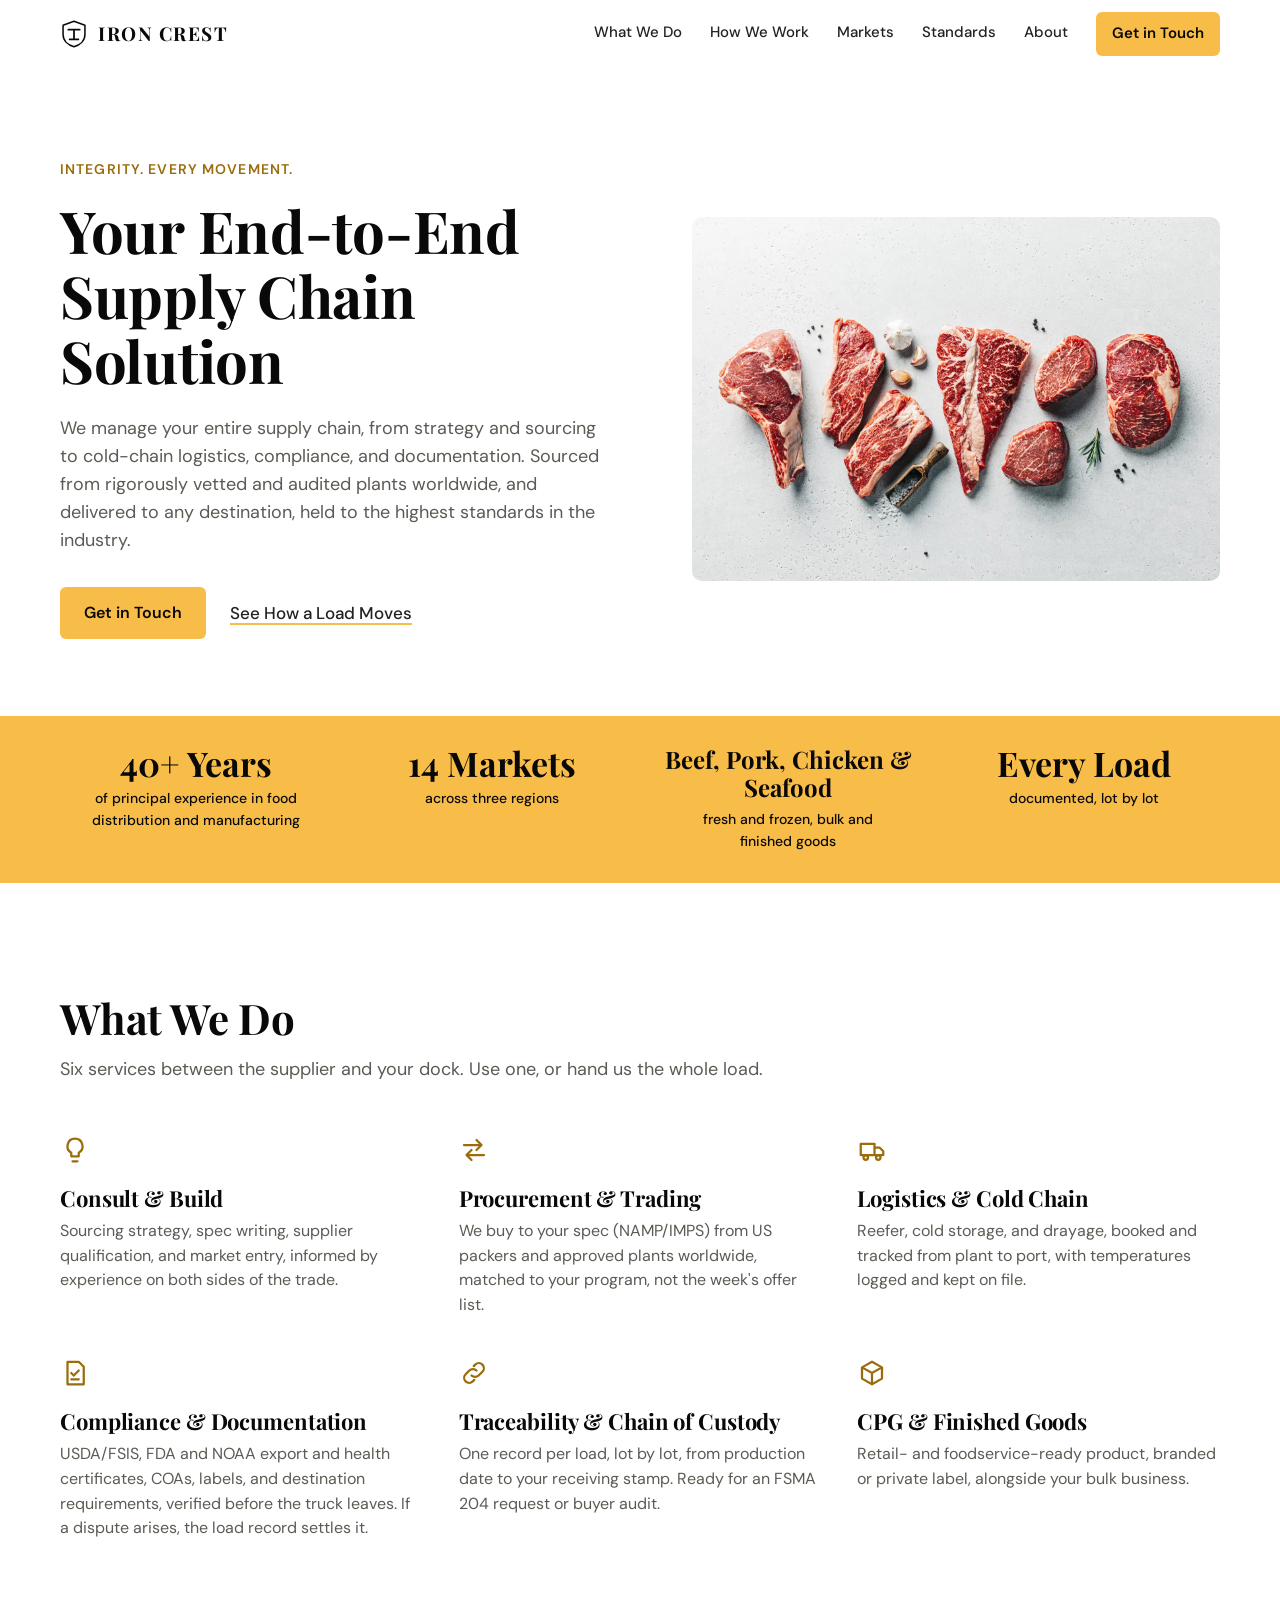
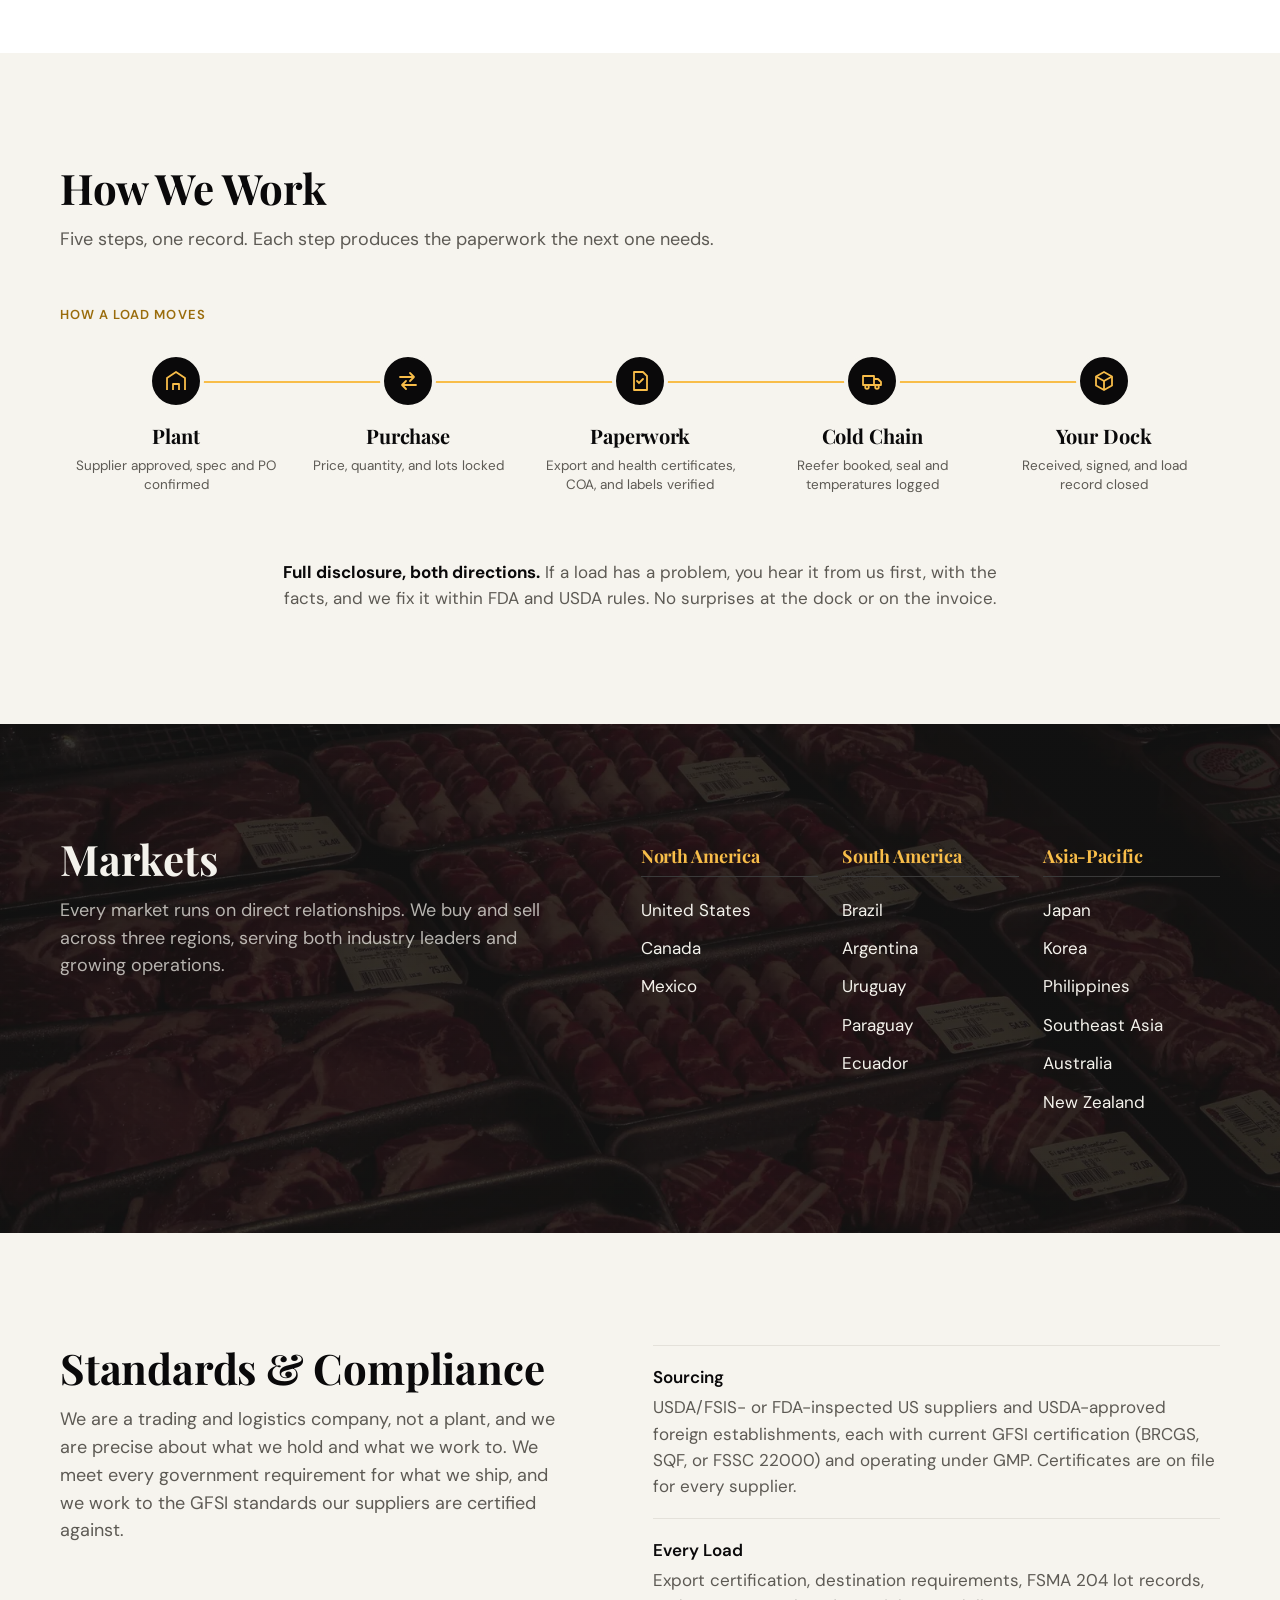
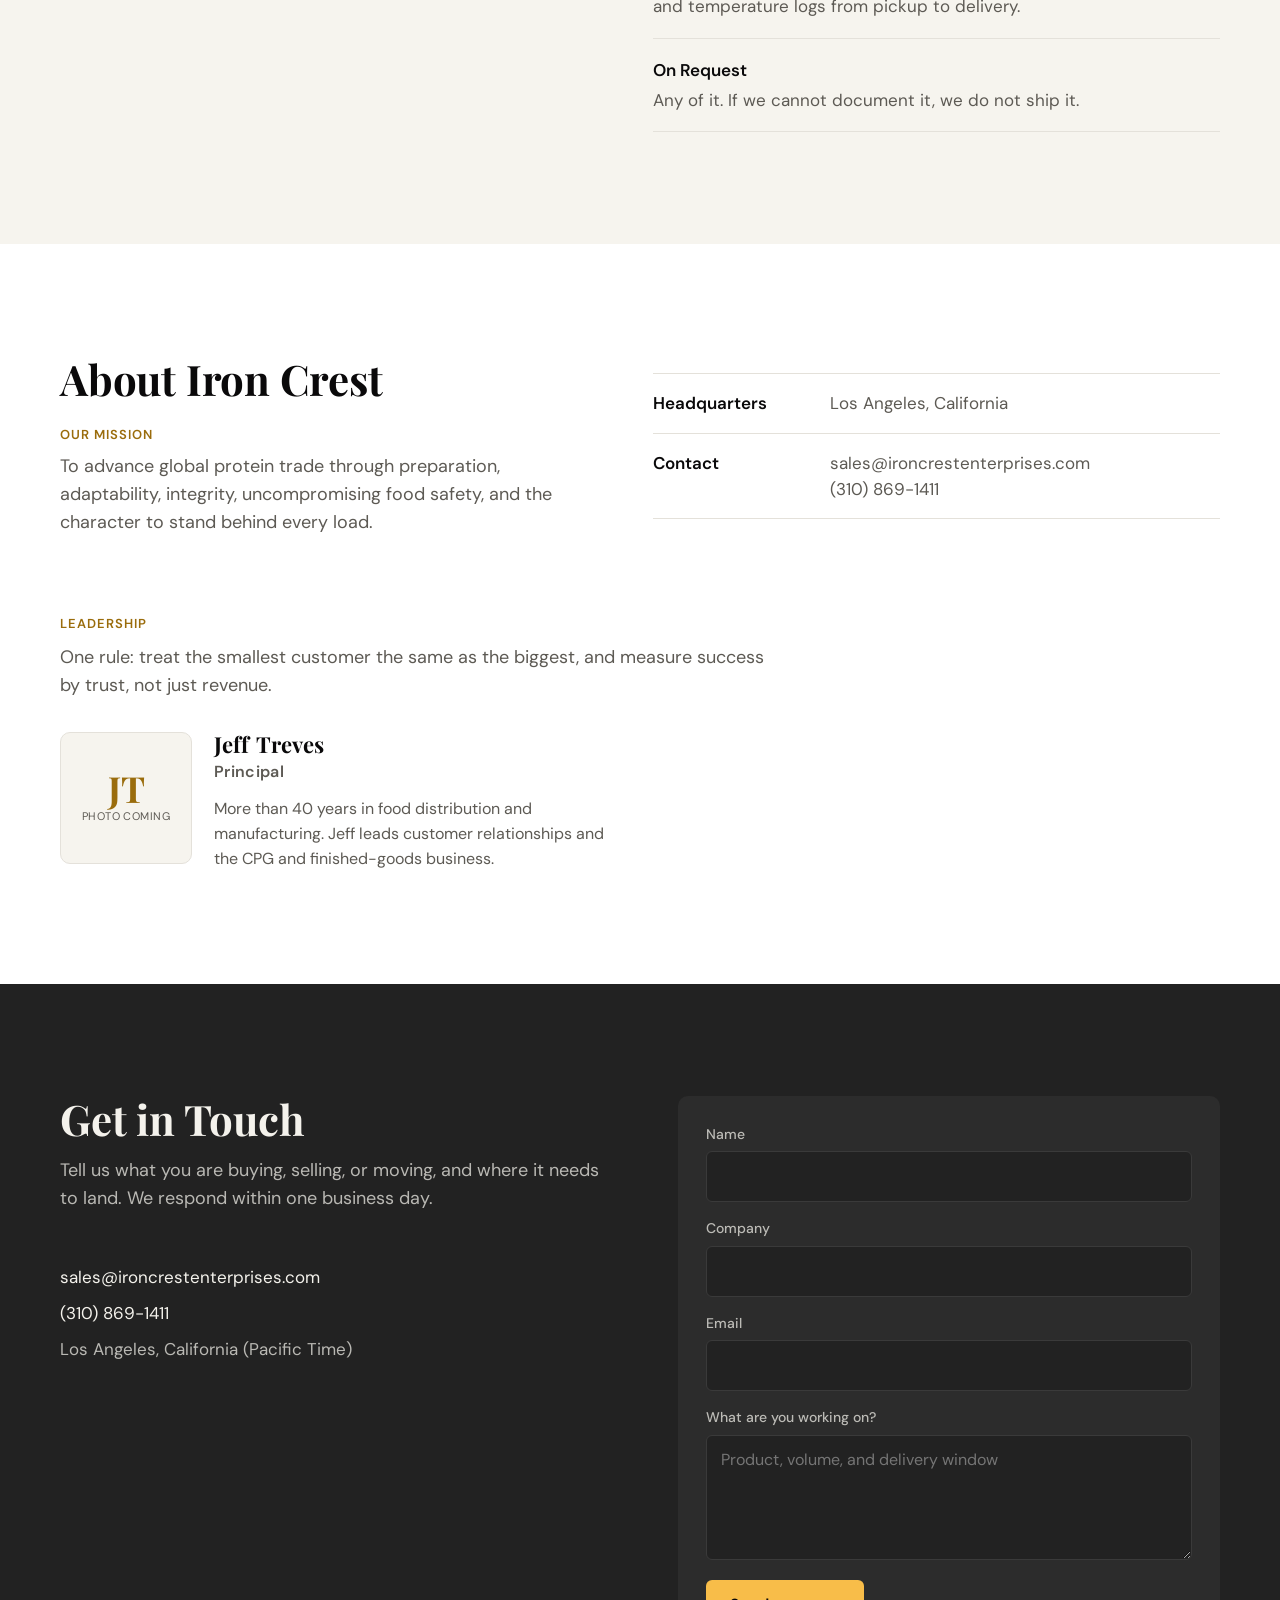
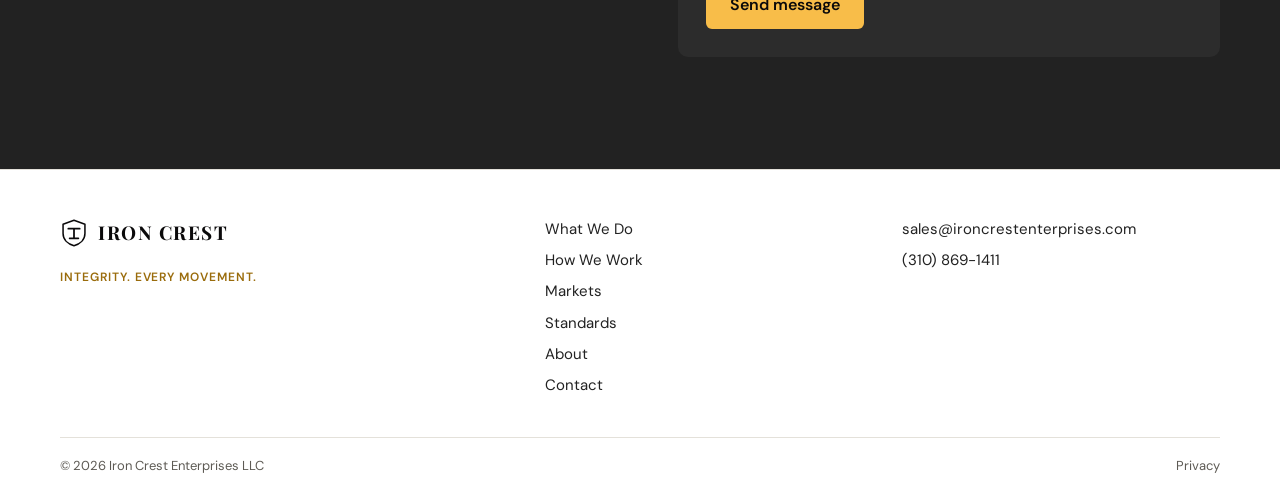
<file: index.html>
<!DOCTYPE html>
<html lang="en">
<head>
  <meta charset="utf-8">
  <meta name="viewport" content="width=device-width, initial-scale=1">
  <title>Iron Crest Enterprises | Protein Sourcing &amp; Placement</title>
  <meta name="description" content="Beef, pork, chicken, and seafood across 14 markets for manufacturers, retail, and foodservice. Tracked cold chain and FDA/USDA compliance on every load.">
  <link rel="canonical" href="https://ironcrestenterprises.com/">

  <meta property="og:type" content="website">
  <meta property="og:url" content="https://ironcrestenterprises.com/">
  <meta property="og:title" content="Iron Crest Enterprises | Protein Sourcing &amp; Placement">
  <meta property="og:description" content="Beef, pork, chicken, and seafood across 14 markets for manufacturers, retail, and foodservice. Tracked cold chain and FDA/USDA compliance on every load.">
  <meta property="og:image" content="https://ironcrestenterprises.com/img/og-cover.jpg">
  <meta name="twitter:card" content="summary_large_image">

  <link rel="icon" href="/img/favicon.svg" type="image/svg+xml">
  <link rel="icon" href="/favicon.ico" sizes="32x32">
  <link rel="apple-touch-icon" href="/img/apple-touch-icon.png">

  <link rel="preconnect" href="https://fonts.googleapis.com">
  <link rel="preconnect" href="https://fonts.gstatic.com" crossorigin>
  <link href="https://fonts.googleapis.com/css2?family=Playfair+Display:wght@700&family=DM+Sans:wght@400;500;600&display=swap" rel="stylesheet">
  <link rel="stylesheet" href="/styles.css">
  <link rel="preload" as="image" href="/img/hero.webp" type="image/webp">

  <script type="application/ld+json">
  {
    "@context": "https://schema.org",
    "@type": "Organization",
    "name": "Iron Crest Enterprises LLC",
    "description": "Beef, pork, chicken, and seafood across 14 markets for manufacturers, retail, and foodservice. Tracked cold chain and FDA/USDA compliance on every load.",
    "url": "https://ironcrestenterprises.com/",
    "logo": "https://ironcrestenterprises.com/img/icon-512.png",
    "email": "sales@ironcrestenterprises.com",
    "telephone": "+1-310-869-1411",
    "address": { "@type": "PostalAddress", "addressLocality": "Los Angeles", "addressRegion": "CA", "addressCountry": "US" }
  }
  </script>
</head>
<body>

<a class="skip" href="#main">Skip to content</a>

<header class="site-header" id="top">
  <div class="wrap header-row">
    <a class="brand" href="#top" aria-label="Iron Crest Enterprises home">
      <svg class="brand-mark" viewBox="0 0 64 64" aria-hidden="true"><path d="M7 12 L32 3 L57 12 V33 C57 47 46 57 32 61 C18 57 7 47 7 33 Z" fill="none" stroke="currentColor" stroke-width="3.5" stroke-linejoin="round"/><path d="M19 22 H45 M32 22 V44 M22 44 H42" fill="none" stroke="currentColor" stroke-width="4" stroke-linecap="round"/></svg>
      <span class="brand-word">Iron Crest</span>
    </a>
    <nav class="nav" id="nav" aria-label="Sections">
      <a href="#what-we-do">What We Do</a>
      <a href="#how-we-work">How We Work</a>
      <a href="#markets">Markets</a>
      <a href="#standards">Standards</a>
      <a href="#about">About</a>
      <a class="nav-cta" href="#contact">Get in Touch</a>
    </nav>
    <button class="menu-btn" id="menuBtn" aria-controls="nav" aria-expanded="false" aria-label="Open menu">
      <span></span><span></span><span></span>
    </button>
  </div>
</header>

<main id="main">

  <section class="hero">
    <div class="wrap hero-grid">
      <div class="hero-copy">
        <p class="tagline">Integrity. Every movement.</p>
        <h1>Your End-to-End Supply Chain Solution</h1>
        <p class="hero-sub">We manage your entire supply chain, from strategy and sourcing to cold-chain logistics, compliance, and documentation. Sourced from rigorously vetted and audited plants worldwide, and delivered to any destination, held to the highest standards in the industry.</p>
        <div class="hero-actions">
          <a class="btn btn-gold" href="#contact">Get in Touch</a>
          <a class="link-quiet" href="#how-we-work">See How a Load Moves</a>
        </div>
      </div>
      <figure class="hero-media">
        <img class="hero-img" src="/img/hero.webp" alt="Raw beef steaks, including a tomahawk, ribeye, strip and filet cuts, laid out on a light stone counter" width="1600" height="1100" fetchpriority="high">
      </figure>
    </div>
  </section>

  <section class="stats" aria-label="Key figures">
    <div class="wrap stats-row">
      <div class="stat"><span class="stat-num">40+ Years</span><span class="stat-label">of principal experience in food distribution and manufacturing</span></div>
      <div class="stat"><span class="stat-num">14 Markets</span><span class="stat-label">across three regions</span></div>
      <div class="stat"><span class="stat-num stat-num-long">Beef, Pork, Chicken &amp; Seafood</span><span class="stat-label">fresh and frozen, bulk and finished goods</span></div>
      <div class="stat"><span class="stat-num">Every Load</span><span class="stat-label">documented, lot by lot</span></div>
    </div>
  </section>

  <section class="section" id="what-we-do">
    <div class="wrap">
      <div class="section-head">
        <h2>What We Do</h2>
        <p>Six services between the supplier and your dock. Use one, or hand us the whole load.</p>
      </div>
      <div class="services">
        <article class="service">
          <svg class="ico" viewBox="0 0 24 24" aria-hidden="true"><path d="M12 3a6 6 0 0 0-3 11.2V17h6v-2.8A6 6 0 0 0 12 3zM10 21h4" fill="none" stroke="currentColor" stroke-width="1.8" stroke-linecap="round" stroke-linejoin="round"/></svg>
          <h3>Consult &amp; Build</h3>
          <p>Sourcing strategy, spec writing, supplier qualification, and market entry, informed by experience on both sides of the trade.</p>
        </article>
        <article class="service">
          <svg class="ico" viewBox="0 0 24 24" aria-hidden="true"><path d="M4 8h14m-4-4 4 4-4 4M20 16H6m4-4-4 4 4 4" fill="none" stroke="currentColor" stroke-width="1.8" stroke-linecap="round" stroke-linejoin="round"/></svg>
          <h3>Procurement &amp; Trading</h3>
          <p>We buy to your spec (NAMP/IMPS) from US packers and approved plants worldwide, matched to your program, not the week's offer list.</p>
        </article>
        <article class="service">
          <svg class="ico" viewBox="0 0 24 24" aria-hidden="true"><path d="M3 7h11v9H3zM14 10h4l3 3v3h-7z" fill="none" stroke="currentColor" stroke-width="1.8" stroke-linejoin="round"/><circle cx="7" cy="18" r="1.8" fill="none" stroke="currentColor" stroke-width="1.8"/><circle cx="17" cy="18" r="1.8" fill="none" stroke="currentColor" stroke-width="1.8"/></svg>
          <h3>Logistics &amp; Cold Chain</h3>
          <p>Reefer, cold storage, and drayage, booked and tracked from plant to port, with temperatures logged and kept on file.</p>
        </article>
        <article class="service">
          <svg class="ico" viewBox="0 0 24 24" aria-hidden="true"><path d="M6 3h9l4 4v14H6z" fill="none" stroke="currentColor" stroke-width="1.8" stroke-linejoin="round"/><path d="M9 12l2 2 4-4M9 17h6" fill="none" stroke="currentColor" stroke-width="1.8" stroke-linecap="round"/></svg>
          <h3>Compliance &amp; Documentation</h3>
          <p>USDA/FSIS, FDA and NOAA export and health certificates, COAs, labels, and destination requirements, verified before the truck leaves. If a dispute arises, the load record settles it.</p>
        </article>
        <article class="service">
          <svg class="ico" viewBox="0 0 24 24" aria-hidden="true"><path d="M10 14a4 4 0 0 0 5.7 0l3-3a4 4 0 0 0-5.7-5.7l-1.2 1.2M14 10a4 4 0 0 0-5.7 0l-3 3a4 4 0 0 0 5.7 5.7l1.2-1.2" fill="none" stroke="currentColor" stroke-width="1.8" stroke-linecap="round" stroke-linejoin="round"/></svg>
          <h3>Traceability &amp; Chain of Custody</h3>
          <p>One record per load, lot by lot, from production date to your receiving stamp. Ready for an FSMA 204 request or buyer audit.</p>
        </article>
        <article class="service">
          <svg class="ico" viewBox="0 0 24 24" aria-hidden="true"><path d="M12 3l8 4.5v9L12 21l-8-4.5v-9z" fill="none" stroke="currentColor" stroke-width="1.8" stroke-linejoin="round"/><path d="M4 7.5l8 4.5 8-4.5M12 12v9" fill="none" stroke="currentColor" stroke-width="1.8"/></svg>
          <h3>CPG &amp; Finished Goods</h3>
          <p>Retail- and foodservice-ready product, branded or private label, alongside your bulk business.</p>
        </article>
      </div>
    </div>
  </section>

  <section class="section section-alt" id="how-we-work">
    <div class="wrap">
      <div class="section-head">
        <h2>How We Work</h2>
        <p>Five steps, one record. Each step produces the paperwork the next one needs.</p>
      </div>

      <p class="kicker" id="flow-label">How a Load Moves</p>
      <ol class="flow" aria-labelledby="flow-label">
        <li class="flow-step">
          <div class="flow-node"><svg viewBox="0 0 24 24" aria-hidden="true"><path d="M3 21V9l9-6 9 6v12M9 21v-6h6v6" fill="none" stroke="currentColor" stroke-width="1.8" stroke-linejoin="round"/></svg></div>
          <h3>Plant</h3>
          <p class="flow-doc">Supplier approved, spec and PO confirmed</p>
        </li>
        <li class="flow-step">
          <div class="flow-node"><svg viewBox="0 0 24 24" aria-hidden="true"><path d="M4 8h14m-4-4 4 4-4 4M20 16H6m4-4-4 4 4 4" fill="none" stroke="currentColor" stroke-width="1.8" stroke-linecap="round" stroke-linejoin="round"/></svg></div>
          <h3>Purchase</h3>
          <p class="flow-doc">Price, quantity, and lots locked</p>
        </li>
        <li class="flow-step">
          <div class="flow-node"><svg viewBox="0 0 24 24" aria-hidden="true"><path d="M6 3h9l4 4v14H6z" fill="none" stroke="currentColor" stroke-width="1.8" stroke-linejoin="round"/><path d="M9 12l2 2 4-4" fill="none" stroke="currentColor" stroke-width="1.8" stroke-linecap="round"/></svg></div>
          <h3>Paperwork</h3>
          <p class="flow-doc">Export and health certificates, COA, and labels verified</p>
        </li>
        <li class="flow-step">
          <div class="flow-node"><svg viewBox="0 0 24 24" aria-hidden="true"><path d="M3 7h11v9H3zM14 10h4l3 3v3h-7z" fill="none" stroke="currentColor" stroke-width="1.8" stroke-linejoin="round"/><circle cx="7" cy="18" r="1.8" fill="none" stroke="currentColor" stroke-width="1.8"/><circle cx="17" cy="18" r="1.8" fill="none" stroke="currentColor" stroke-width="1.8"/></svg></div>
          <h3>Cold Chain</h3>
          <p class="flow-doc">Reefer booked, seal and temperatures logged</p>
        </li>
        <li class="flow-step">
          <div class="flow-node"><svg viewBox="0 0 24 24" aria-hidden="true"><path d="M12 3l8 4.5v9L12 21l-8-4.5v-9z" fill="none" stroke="currentColor" stroke-width="1.8" stroke-linejoin="round"/><path d="M4 7.5l8 4.5 8-4.5M12 12v9" fill="none" stroke="currentColor" stroke-width="1.8"/></svg></div>
          <h3>Your Dock</h3>
          <p class="flow-doc">Received, signed, and load record closed</p>
        </li>
      </ol>

      <p class="commitment-line"><strong>Full disclosure, both directions.</strong> If a load has a problem, you hear it from us first, with the facts, and we fix it within FDA and USDA rules. No surprises at the dock or on the invoice.</p>
    </div>
  </section>

  <section class="section section-dark" id="markets">
    <div class="wrap markets-grid">
      <div class="section-head">
        <h2>Markets</h2>
        <p>Every market runs on direct relationships. We buy and sell across three regions, serving both industry leaders and growing operations.</p>
      </div>
      <div class="market-lists">
        <div class="market-group">
          <h3>North America</h3>
          <ul>
            <li>United States</li>
            <li>Canada</li>
            <li>Mexico</li>
          </ul>
        </div>
        <div class="market-group">
          <h3>South America</h3>
          <ul>
            <li>Brazil</li>
            <li>Argentina</li>
            <li>Uruguay</li>
            <li>Paraguay</li>
            <li>Ecuador</li>
          </ul>
        </div>
        <div class="market-group">
          <h3>Asia-Pacific</h3>
          <ul>
            <li>Japan</li>
            <li>Korea</li>
            <li>Philippines</li>
            <li>Southeast Asia</li>
            <li>Australia</li>
            <li>New Zealand</li>
          </ul>
        </div>
      </div>
    </div>
  </section>

  <section class="section section-alt" id="standards">
    <div class="wrap standards-grid">
      <div class="section-head">
        <h2>Standards &amp; Compliance</h2>
        <p>We are a trading and logistics company, not a plant, and we are precise about what we hold and what we work to. We meet every government requirement for what we ship, and we work to the GFSI standards our suppliers are certified against.</p>
      </div>
      <ul class="standards-list">
        <li><strong>Sourcing</strong><span>USDA/FSIS- or FDA-inspected US suppliers and USDA-approved foreign establishments, each with current GFSI certification (BRCGS, SQF, or FSSC 22000) and operating under GMP. Certificates are on file for every supplier.</span></li>
        <li><strong>Every Load</strong><span>Export certification, destination requirements, FSMA 204 lot records, and temperature logs from pickup to delivery.</span></li>
        <li><strong>On Request</strong><span>Any of it. If we cannot document it, we do not ship it.</span></li>
      </ul>
    </div>
  </section>

  <section class="section" id="about">
    <div class="wrap standards-grid">
      <div class="section-head">
        <h2>About Iron Crest</h2>
        <p class="about-label">Our Mission</p>
        <p class="about-mission">To advance global protein trade through preparation, adaptability, integrity, uncompromising food safety, and the character to stand behind every load.</p>
      </div>
      <dl class="standards-list facts">
        <div><dt>Headquarters</dt><dd>Los Angeles, California</dd></div>
        <div><dt>Contact</dt><dd>sales@ironcrestenterprises.com<br><span class="nowrap">(310) 869-1411</span></dd></div>
      </dl>
    </div>

    <!-- Leadership. Joseph Nacion is added after his 90-day transition; copy in COPY.md. LinkedIn icon omitted: Jeff has no profile. -->
    <div class="wrap principals">
      <p class="kicker">Leadership</p>
      <p class="principals-intro">One rule: treat the smallest customer the same as the biggest, and measure success by trust, not just revenue.</p>
      <div class="people">
        <article class="person">
          <div class="portrait" role="img" aria-label="Photo of Jeff Treves, coming soon"><span aria-hidden="true">JT</span><small>Photo coming</small></div>
          <div class="person-text">
            <h3>Jeff Treves</h3>
            <p class="person-title">Principal</p>
            <p>More than 40 years in food distribution and manufacturing. Jeff leads customer relationships and the CPG and finished-goods business.</p>
          </div>
        </article>
      </div>
    </div>
  </section>

  <section class="section section-dark" id="contact">
    <div class="wrap contact-grid">
      <div>
        <div class="section-head">
          <h2>Get in Touch</h2>
          <p>Tell us what you are buying, selling, or moving, and where it needs to land. We respond within one business day.</p>
        </div>
        <address class="contact-details">
          <a href="mailto:sales@ironcrestenterprises.com">sales@ironcrestenterprises.com</a>
          <a href="tel:+13108691411">(310) 869-1411</a>
          <span>Los Angeles, California (Pacific Time)</span>
        </address>
      </div>

      <!-- Netlify Forms: submissions arrive by email once the site is deployed on Netlify. Set the notification address under Site configuration → Forms. -->
      <form class="contact-form" name="contact" method="POST" data-netlify="true" netlify-honeypot="company-website" action="/thanks.html">
        <input type="hidden" name="form-name" value="contact">
        <p class="hp"><label>Leave this field empty <input name="company-website"></label></p>
        <div class="field"><label for="f-name">Name</label><input id="f-name" name="name" type="text" autocomplete="name" required></div>
        <div class="field"><label for="f-company">Company</label><input id="f-company" name="company" type="text" autocomplete="organization" required></div>
        <div class="field"><label for="f-email">Email</label><input id="f-email" name="email" type="email" autocomplete="email" required></div>
        <div class="field"><label for="f-msg">What are you working on?</label><textarea id="f-msg" name="message" rows="4" placeholder="Product, volume, and delivery window" required></textarea></div>
        <button class="btn btn-gold" type="submit">Send message</button>
      </form>
    </div>
  </section>

</main>

<footer class="site-footer">
  <div class="wrap footer-grid">
    <div>
      <a class="brand brand-footer" href="#top" aria-label="Iron Crest Enterprises home">
        <svg class="brand-mark" viewBox="0 0 64 64" aria-hidden="true"><path d="M7 12 L32 3 L57 12 V33 C57 47 46 57 32 61 C18 57 7 47 7 33 Z" fill="none" stroke="currentColor" stroke-width="3.5" stroke-linejoin="round"/><path d="M19 22 H45 M32 22 V44 M22 44 H42" fill="none" stroke="currentColor" stroke-width="4" stroke-linecap="round"/></svg>
        <span class="brand-word">Iron Crest</span>
      </a>
      <p class="tagline tagline-footer">Integrity. Every movement.</p>
    </div>
    <nav class="footer-nav" aria-label="Footer">
      <a href="#what-we-do">What We Do</a>
      <a href="#how-we-work">How We Work</a>
      <a href="#markets">Markets</a>
      <a href="#standards">Standards</a>
      <a href="#about">About</a>
      <a href="#contact">Contact</a>
    </nav>
    <div class="footer-contact">
      <a href="mailto:sales@ironcrestenterprises.com">sales@ironcrestenterprises.com</a>
      <a href="tel:+13108691411">(310) 869-1411</a>
    </div>
  </div>
  <div class="wrap footer-base">
    <span>© 2026 Iron Crest Enterprises LLC</span>
    <a href="/privacy.html">Privacy</a>
  </div>
</footer>

<script src="/script.js" defer></script>
</body>
</html>
</file>
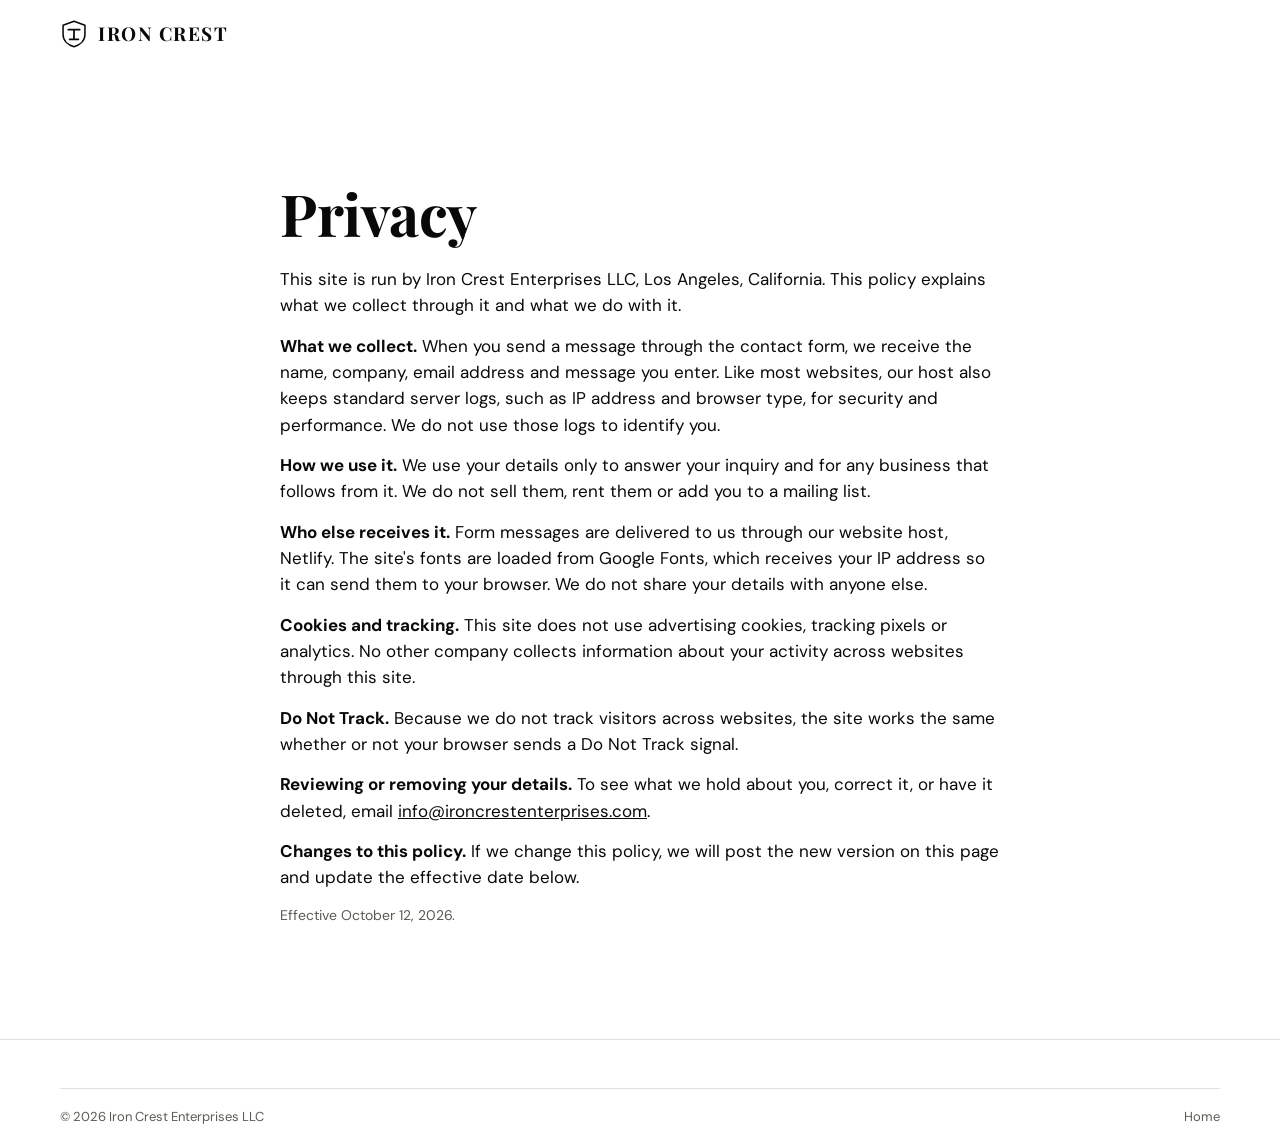
<file: privacy.html>
<!DOCTYPE html>
<html lang="en">
<head>
  <meta charset="utf-8">
  <meta name="viewport" content="width=device-width, initial-scale=1">
  <title>Privacy — Iron Crest Enterprises</title>
  <link rel="icon" href="/img/favicon.svg" type="image/svg+xml">
  <link href="https://fonts.googleapis.com/css2?family=Playfair+Display:wght@700&family=DM+Sans:wght@400;500;600&display=swap" rel="stylesheet">
  <link rel="stylesheet" href="/styles.css">
</head>
<body>
<header class="site-header">
  <div class="wrap header-row">
    <a class="brand" href="/" aria-label="Iron Crest Enterprises home">
      <svg class="brand-mark" viewBox="0 0 64 64" aria-hidden="true"><path d="M32 3 L57 12 V33 C57 47 46 57 32 61 C18 57 7 47 7 33 V12 Z" fill="none" stroke="currentColor" stroke-width="3.5" stroke-linejoin="round"/><path d="M19 22 H45 M32 22 V44 M22 44 H42" fill="none" stroke="currentColor" stroke-width="4" stroke-linecap="round"/></svg>
      <span class="brand-word">Iron Crest</span>
    </a>
  </div>
</header>
<main class="section">
  <div class="wrap" style="max-width:720px">
    <h1>Privacy</h1>
    <p style="margin-top:20px">This site is run by Iron Crest Enterprises LLC, Los Angeles, California. This policy explains what we collect through it and what we do with it.</p>
    <p style="margin-top:14px"><strong>What we collect.</strong> When you send a message through the contact form, we receive the name, company, email address and message you enter. Like most websites, our host also keeps standard server logs, such as IP address and browser type, for security and performance. We do not use those logs to identify you.</p>
    <p style="margin-top:14px"><strong>How we use it.</strong> We use your details only to answer your inquiry and for any business that follows from it. We do not sell them, rent them or add you to a mailing list.</p>
    <p style="margin-top:14px"><strong>Who else receives it.</strong> Form messages are delivered to us through our website host, Netlify. The site's fonts are loaded from Google Fonts, which receives your IP address so it can send them to your browser. We do not share your details with anyone else.</p>
    <p style="margin-top:14px"><strong>Cookies and tracking.</strong> This site does not use advertising cookies, tracking pixels or analytics. No other company collects information about your activity across websites through this site.</p>
    <p style="margin-top:14px"><strong>Do Not Track.</strong> Because we do not track visitors across websites, the site works the same whether or not your browser sends a Do Not Track signal.</p>
    <p style="margin-top:14px"><strong>Reviewing or removing your details.</strong> To see what we hold about you, correct it, or have it deleted, email <a href="mailto:info@ironcrestenterprises.com">info@ironcrestenterprises.com</a>.</p>
    <p style="margin-top:14px"><strong>Changes to this policy.</strong> If we change this policy, we will post the new version on this page and update the effective date below.</p>
    <p style="margin-top:14px;color:var(--muted);font-size:14px">Effective October 12, 2026.</p>
  </div>
</main>
<footer class="site-footer"><div class="wrap footer-base"><span>© 2026 Iron Crest Enterprises LLC</span><a href="/">Home</a></div></footer>
</body>
</html>
</file>
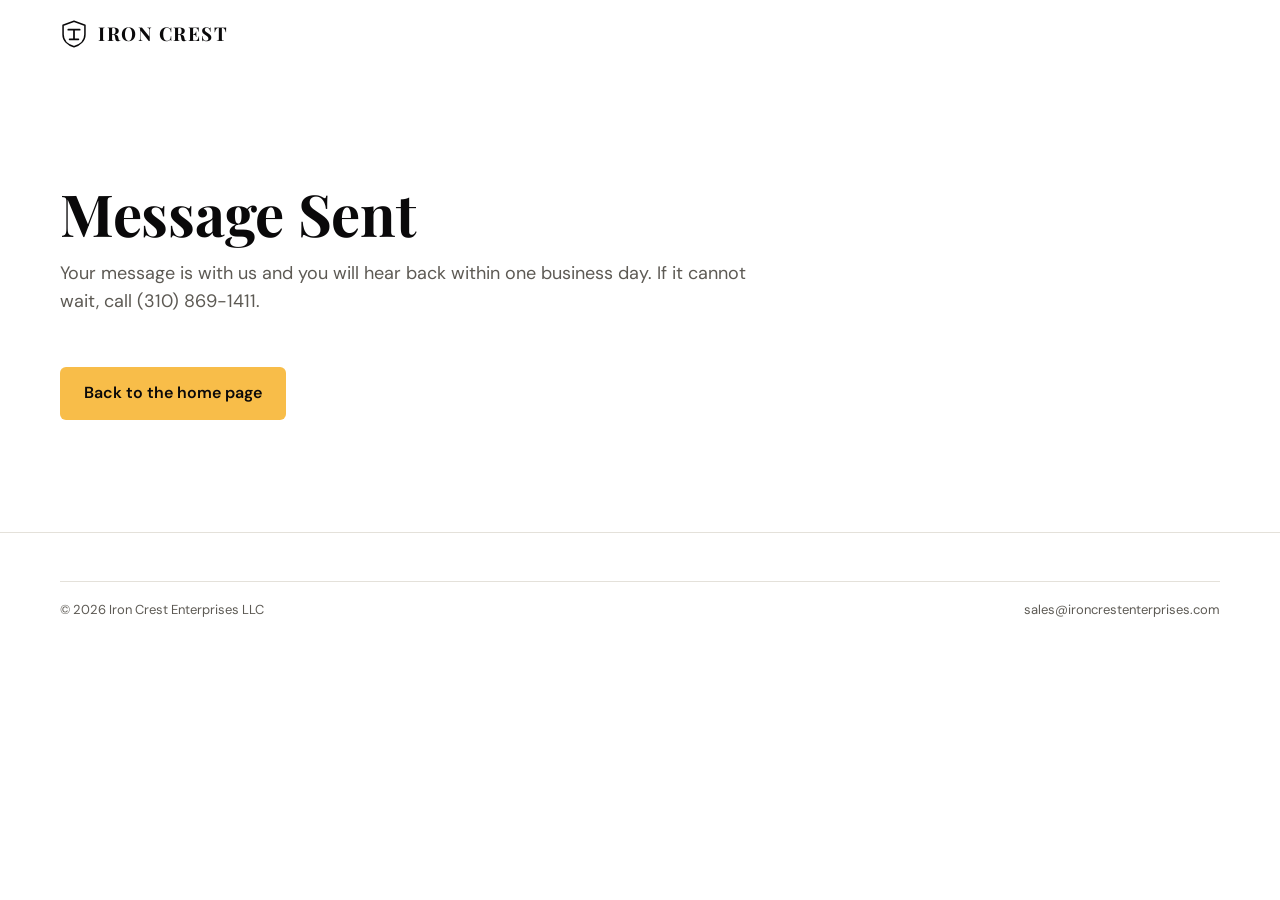
<file: thanks.html>
<!DOCTYPE html>
<html lang="en">
<head>
  <meta charset="utf-8">
  <meta name="viewport" content="width=device-width, initial-scale=1">
  <title>Message Sent — Iron Crest Enterprises</title>
  <meta name="robots" content="noindex">
  <link rel="icon" href="/img/favicon.svg" type="image/svg+xml">
  <link href="https://fonts.googleapis.com/css2?family=Playfair+Display:wght@700&family=DM+Sans:wght@400;500;600&display=swap" rel="stylesheet">
  <link rel="stylesheet" href="/styles.css">
</head>
<body>
<header class="site-header">
  <div class="wrap header-row">
    <a class="brand" href="/" aria-label="Iron Crest Enterprises home">
      <svg class="brand-mark" viewBox="0 0 64 64" aria-hidden="true"><path d="M32 3 L57 12 V33 C57 47 46 57 32 61 C18 57 7 47 7 33 V12 Z" fill="none" stroke="currentColor" stroke-width="3.5" stroke-linejoin="round"/><path d="M19 22 H45 M32 22 V44 M22 44 H42" fill="none" stroke="currentColor" stroke-width="4" stroke-linecap="round"/></svg>
      <span class="brand-word">Iron Crest</span>
    </a>
  </div>
</header>
<main class="section">
  <div class="wrap">
    <div class="section-head">
      <h1>Message Sent</h1>
      <p>Your message is with us and you will hear back within one business day. If it cannot wait, call (310) 869-1411.</p>
    </div>
    <a class="btn btn-gold" href="/">Back to the home page</a>
  </div>
</main>
<footer class="site-footer"><div class="wrap footer-base"><span>© 2026 Iron Crest Enterprises LLC</span><a href="mailto:sales@ironcrestenterprises.com">sales@ironcrestenterprises.com</a></div></footer>
</body>
</html>
</file>
<file: styles.css>
/* Iron Crest Enterprises — site styles
   Palette and type carried over from the existing design; layout and components finished. */

:root {
  --paper: #ffffff;
  --bone: #f6f4ee;
  --ink: #0a090a;
  --charcoal: #222222;
  --charcoal-2: #2c2c2c;
  --gold: #f8bd49;
  --gold-text: #9a6c0c;      /* gold as a text colour on light backgrounds (AA contrast) */
  --muted: #5d5a54;
  --muted-on-dark: rgba(244, 242, 236, 0.72);
  --line: #e4e1da;
  --line-on-dark: #3a3a3a;
  --on-dark: #f4f2ec;           /* text on dark panels */
  --gold-hover: #f0b23a;
  --header-bg: rgba(255, 255, 255, 0.96);
  --photo-overlay: rgba(20, 20, 20, 0.84);

  --serif: "Playfair Display", Georgia, "Times New Roman", serif;
  --sans: "DM Sans", "Helvetica Neue", Arial, sans-serif;

  --wrap: 1160px;
  --gutter: clamp(20px, 4vw, 48px);
  --section-y: clamp(64px, 9vw, 112px);
  --header-h: 68px;
}

* { box-sizing: border-box; }
html { scroll-behavior: smooth; scroll-padding-top: calc(var(--header-h) + 8px); }
@media (prefers-reduced-motion: reduce) { html { scroll-behavior: auto; } }

body {
  margin: 0;
  font-family: var(--sans);
  font-size: 17px;
  line-height: 1.55;
  color: var(--ink);
  background: var(--paper);
  -webkit-font-smoothing: antialiased;
}

h1, h2, h3 { font-family: var(--serif); font-weight: 700; margin: 0; line-height: 1.12; letter-spacing: -0.005em; }
h1 { font-size: clamp(38px, 4.6vw, 58px); }
h2 { font-size: clamp(30px, 3.4vw, 42px); }
h3 { font-size: 22px; }
p  { margin: 0; }
a  { color: inherit; }
ul, ol { margin: 0; padding: 0; list-style: none; }

:focus-visible { outline: 3px solid var(--gold); outline-offset: 3px; }

.wrap { width: min(var(--wrap), 100% - 2 * var(--gutter)); margin-inline: auto; }

.skip { position: absolute; left: 12px; top: -60px; padding: 8px 12px; background: var(--ink); color: var(--paper); border-radius: 4px; z-index: 100; }
.skip:focus { top: 12px; }

/* ---------- Header ---------- */
.site-header {
  position: sticky; top: 0; z-index: 50;
  background: var(--header-bg);
  border-bottom: 1px solid transparent;
  transition: border-color .2s;
}
.site-header.scrolled { border-bottom-color: var(--line); }
.header-row { display: flex; align-items: center; justify-content: space-between; height: var(--header-h); gap: 24px; }

.brand { display: inline-flex; align-items: center; gap: 10px; text-decoration: none; color: var(--ink); }
.brand-mark { width: 28px; height: 28px; color: currentColor; }
.brand-word { font-family: var(--serif); font-weight: 700; font-size: 19px; letter-spacing: 0.08em; text-transform: uppercase; }

.nav { display: flex; align-items: center; gap: 28px; font-size: 15px; font-weight: 500; }
.nav a { text-decoration: none; color: var(--charcoal); padding: 6px 0; border-bottom: 2px solid transparent; }
.nav a:hover { border-bottom-color: var(--gold); }
.nav .nav-cta { background: var(--gold); color: var(--ink); padding: 10px 16px; border-radius: 6px; border: 0; font-weight: 600; }
.nav .nav-cta:hover { background: var(--gold-hover); }

.menu-btn { display: none; width: 44px; height: 44px; border: 0; background: none; padding: 10px; cursor: pointer; flex-direction: column; justify-content: center; gap: 5px; }
.menu-btn span { display: block; height: 2px; background: var(--ink); border-radius: 2px; transition: transform .2s, opacity .2s; }
.menu-btn[aria-expanded="true"] span:nth-child(1) { transform: translateY(7px) rotate(45deg); }
.menu-btn[aria-expanded="true"] span:nth-child(2) { opacity: 0; }
.menu-btn[aria-expanded="true"] span:nth-child(3) { transform: translateY(-7px) rotate(-45deg); }

/* ---------- Buttons ---------- */
.btn { display: inline-flex; align-items: center; justify-content: center; padding: 14px 24px; border-radius: 6px; font-weight: 600; font-size: 16px; text-decoration: none; border: 0; cursor: pointer; font-family: var(--sans); }
.btn-gold { background: var(--gold); color: var(--ink); }
.btn-gold:hover { background: var(--gold-hover); }
.link-quiet { color: var(--charcoal); font-weight: 500; text-decoration: underline; text-underline-offset: 4px; text-decoration-color: var(--gold); text-decoration-thickness: 2px; }
.link-quiet:hover { color: var(--ink); }

/* ---------- Hero ---------- */
.hero { padding: clamp(48px, 7vw, 96px) 0 clamp(48px, 6vw, 80px); }
.hero-grid { display: grid; grid-template-columns: minmax(0, 1.05fr) minmax(0, 1fr); gap: clamp(32px, 6vw, 80px); align-items: center; }
.hero-copy h1 { max-width: 14ch; }
.hero-sub { margin-top: 22px; max-width: 52ch; color: var(--muted); font-size: 18px; }
.hero-actions { margin-top: 32px; display: flex; align-items: center; gap: 24px; flex-wrap: wrap; }
.hero-media { margin: 0; }

.img-placeholder {
  display: grid; place-items: center; text-align: center;
  aspect-ratio: 16 / 11; border-radius: 10px;
  background: repeating-linear-gradient(135deg, #2a2a2a 0 14px, #262626 14px 28px);
  color: var(--muted-on-dark); font-size: 15px; line-height: 1.4; padding: 24px;
}
.img-placeholder small { display: block; margin-top: 6px; font-size: 12px; opacity: .75; }
.img-placeholder.portrait { aspect-ratio: 1; width: 132px; border-radius: 50%; padding: 12px; font-size: 13px; }

/* ---------- Stats ---------- */
.stats { background: var(--gold); color: var(--ink); }
.stats-row { display: grid; grid-template-columns: repeat(4, 1fr); gap: 24px; padding: 30px 0; }
.stat { display: flex; flex-direction: column; align-items: center; text-align: center; min-height: 72px; }
.stat-num { font-family: var(--serif); font-size: 34px; font-weight: 700; line-height: 1; }
.stat-label { font-size: 14px; font-weight: 500; margin-top: 8px; max-width: 22ch; }

/* ---------- Sections ---------- */
.section { padding: var(--section-y) 0; }
.section-alt { background: var(--bone); }
.section-dark { background: var(--charcoal); color: var(--on-dark); }
.section-dark .section-head p { color: var(--muted-on-dark); }
.section-head { max-width: 60ch; margin-bottom: clamp(32px, 4vw, 52px); }
.section-head p { margin-top: 14px; color: var(--muted); font-size: 18px; }

/* Services */
.services { display: grid; grid-template-columns: repeat(3, 1fr); gap: 40px 36px; }
.service .ico { width: 30px; height: 30px; color: var(--gold-text); margin-bottom: 14px; }
.service h3 { margin-bottom: 8px; }
.service p { color: var(--muted); font-size: 16px; }

/* Flow — the one element allowed to be memorable */
.flow { display: grid; grid-template-columns: repeat(5, 1fr); gap: 0; position: relative; margin-top: 8px; }
.flow::before { content: ""; position: absolute; left: 10%; right: 10%; top: 28px; height: 2px; background: var(--gold); }
.flow-step { position: relative; text-align: center; padding: 0 12px; }
.flow-node { width: 56px; height: 56px; border-radius: 50%; background: var(--ink); color: var(--gold); margin: 0 auto 16px; display: grid; place-items: center; position: relative; border: 4px solid var(--bone); }
.flow-node svg { width: 24px; height: 24px; }
.flow-step h3 { font-size: 20px; }
.flow-doc { margin-top: 8px; font-size: 13.5px; line-height: 1.45; color: var(--muted); }

.commitment { margin: clamp(40px, 5vw, 64px) auto 0; max-width: 760px; background: var(--paper); border-left: 4px solid var(--gold); padding: 24px 28px; border-radius: 0 8px 8px 0; }
.commitment h3 { font-size: 18px; margin-bottom: 8px; }
.commitment p { color: var(--charcoal); }

/* Markets */
.markets-grid { display: grid; grid-template-columns: minmax(0, 1fr) minmax(0, 1.15fr); gap: clamp(32px, 6vw, 80px); align-items: start; }
.markets-grid .section-head { margin-bottom: 0; }
.market-lists { display: grid; grid-template-columns: 1fr 1fr 1fr; gap: 24px; padding-top: 10px; }
.market-group h3 { font-size: 18px; color: var(--gold); margin-bottom: 14px; padding-bottom: 10px; border-bottom: 1px solid var(--line-on-dark); }
.market-group li { padding: 6px 0; font-size: 17px; }

/* Leadership */
.people { display: grid; grid-template-columns: repeat(2, minmax(0, 1fr)); gap: 48px; max-width: 900px; }
.person h3 { margin-top: 18px; }
.person-title { color: var(--gold-text); font-weight: 600; font-size: 14px; letter-spacing: .02em; margin: 4px 0 12px; }
.person p { color: var(--muted); font-size: 16px; }
.person .link-quiet { display: inline-block; margin-top: 12px; font-size: 15px; }

/* Standards */
.standards-grid { display: grid; grid-template-columns: minmax(0, 1fr) minmax(0, 1.1fr); gap: clamp(32px, 6vw, 80px); align-items: start; }
.standards-grid .section-head { margin-bottom: 0; }
.standards-list li { display: grid; gap: 4px; padding: 18px 0; border-top: 1px solid var(--line); }
.standards-list li:last-child { border-bottom: 1px solid var(--line); }
.standards-list strong { font-weight: 600; }
.standards-list span { color: var(--muted); }

/* Contact */
.contact-grid { display: grid; grid-template-columns: minmax(0, 1fr) minmax(0, 1fr); gap: clamp(32px, 6vw, 80px); align-items: start; }
.contact-details { font-style: normal; display: grid; gap: 10px; font-size: 17px; justify-items: start; }
.contact-details a { text-decoration: none; color: var(--on-dark); }
.contact-details a:hover { color: var(--gold); }
.contact-details span { color: var(--muted-on-dark); }

.contact-form { background: var(--charcoal-2); padding: 28px; border-radius: 10px; display: grid; gap: 16px; }
.field { display: grid; gap: 6px; }
.field label { font-size: 14px; font-weight: 500; color: var(--muted-on-dark); }
.field input, .field textarea { font: inherit; font-size: 16px; color: var(--on-dark); background: var(--charcoal); border: 1px solid var(--line-on-dark); border-radius: 6px; padding: 12px 14px; width: 100%; }
.field input:focus, .field textarea:focus { outline: 2px solid var(--gold); outline-offset: 0; border-color: var(--gold); }
.contact-form .btn { justify-self: start; margin-top: 4px; }
.hp { position: absolute; left: -9999px; }

/* ---------- Footer ---------- */
.site-footer { background: var(--paper); border-top: 1px solid var(--line); padding: 48px 0 0; font-size: 15px; }
.footer-grid { display: grid; grid-template-columns: 1.4fr 1fr 1fr; gap: 40px; padding-bottom: 40px; }
.footer-desc { margin-top: 14px; color: var(--muted); max-width: 36ch; }
.footer-nav, .footer-contact { display: grid; gap: 8px; align-content: start; justify-items: start; }
.footer-nav a, .footer-contact a { color: var(--charcoal); text-decoration: none; }
.footer-nav a:hover, .footer-contact a:hover { color: var(--gold-text); }
.footer-base { display: flex; justify-content: space-between; align-items: center; padding: 18px 0; border-top: 1px solid var(--line); color: var(--muted); font-size: 13px; }
.footer-base a { color: var(--muted); text-decoration: none; }

/* ---------- Placeholders (remove attribute once real content is in) ---------- */
[data-placeholder] { outline: 1px dashed rgba(184, 120, 20, .55); outline-offset: 2px; }

/* ---------- Responsive ---------- */
@media (max-width: 960px) {
  .services { grid-template-columns: repeat(2, 1fr); }
  .flow { grid-template-columns: repeat(5, 1fr); }
  .flow-doc { font-size: 12.5px; }
  .footer-grid { grid-template-columns: 1fr 1fr; }
}

@media (max-width: 760px) {
  :root { --header-h: 60px; }
  .menu-btn { display: flex; }
  .nav {
    position: fixed; inset: var(--header-h) 0 0 0;
    background: var(--paper); z-index: 60;
    flex-direction: column; align-items: flex-start; justify-content: flex-start;
    padding: 24px var(--gutter); gap: 6px;
    opacity: 0; visibility: hidden; transform: translateY(-6px); pointer-events: none;
    transition: opacity .2s ease, transform .2s ease, visibility 0s .2s;
    overflow-y: auto;
    font-size: 22px; font-family: var(--serif); font-weight: 700;
  }
  .nav.open { opacity: 1; visibility: visible; transform: none; pointer-events: auto; transition: opacity .2s ease, transform .2s ease, visibility 0s; }
  .nav a { padding: 12px 0; width: 100%; border-bottom: 1px solid var(--line); }
  .nav a:hover { border-bottom-color: var(--line); }
  .nav .nav-cta { margin-top: 18px; font-family: var(--sans); font-size: 17px; width: auto; padding: 14px 22px; }
  @media (prefers-reduced-motion: reduce) { .nav { transition: none; } }

  .hero-grid { grid-template-columns: 1fr; }
  .hero-copy h1 { max-width: none; }
  .stats-row { grid-template-columns: repeat(2, 1fr); gap: 20px 16px; padding: 28px 0; }
  .stat-num { font-size: 30px; }
  .stat-label { font-size: 13px; }
  .services { grid-template-columns: 1fr; gap: 32px; }

  .flow { grid-template-columns: 1fr; gap: 0; }
  .flow::before { left: 27px; right: auto; top: 0; bottom: 0; width: 2px; height: auto; }
  .flow-step { display: grid; grid-template-columns: 56px 1fr; column-gap: 18px; text-align: left; padding: 0 0 28px; }
  .flow-node { grid-row: 1 / span 2; margin: 0; }
  .flow-doc { margin-top: 4px; }

  .markets-grid, .standards-grid, .contact-grid { grid-template-columns: 1fr; }
  .market-lists { grid-template-columns: 1fr; }
  .people { grid-template-columns: 1fr; gap: 40px; }
  .footer-grid { grid-template-columns: 1fr; gap: 28px; }
  .footer-base { flex-direction: column; gap: 8px; align-items: flex-start; }
}

/* ---------- Photos (added in staging pass) ---------- */
.hero-img { display: block; width: 100%; height: auto; aspect-ratio: 16 / 11; object-fit: cover; border-radius: 10px; background: #2a2a2a; }
#markets { background: linear-gradient(var(--photo-overlay), var(--photo-overlay)), url("/img/markets.webp") center / cover no-repeat, var(--charcoal); }

/* Tagline: Integritas */
.tagline { margin-bottom: 18px; color: var(--gold-text); font-size: 14px; font-weight: 600; letter-spacing: 0.08em; text-transform: uppercase; }
.tagline .tagline-en { font-weight: 500; }
.tagline-footer { margin: 14px 0 0; font-size: 12px; }

/* How We Work closing line; About section */
.commitment-line { max-width: 62ch; margin: clamp(40px, 5vw, 64px) auto 0; text-align: center; color: var(--muted); font-size: 17px; }
.commitment-line strong { color: var(--ink); }
.about-label { margin-top: 22px !important; font-size: 13px !important; font-weight: 600; letter-spacing: 0.08em; text-transform: uppercase; color: var(--gold-text) !important; }
.about-mission { margin-top: 8px !important; }
.facts > div { display: grid; grid-template-columns: 9.5em minmax(0, 1fr); gap: 4px 16px; padding: 16px 0; border-top: 1px solid var(--line); }
.facts > div:last-child { border-bottom: 1px solid var(--line); }
.facts dt { font-weight: 600; }
.facts dd { margin: 0; color: var(--muted); overflow-wrap: anywhere; }
@media (max-width: 560px) { .facts > div { grid-template-columns: 1fr; } }
.nowrap { white-space: nowrap; }
.kicker { margin: 0 0 28px; font-size: 13px; font-weight: 600; letter-spacing: 0.08em; text-transform: uppercase; color: var(--gold-text); }

/* Principals (inside About) */
.principals { margin-top: clamp(48px, 6vw, 80px); }
.principals .kicker { margin-bottom: 10px; }
.principals-intro { max-width: 60ch; color: var(--muted); font-size: 18px; margin: 0 0 32px; }
.principals .people { max-width: none; gap: clamp(28px, 4vw, 48px); }
.person { display: grid; grid-template-columns: 132px minmax(0, 1fr); gap: 22px; align-items: start; }
.person h3 { margin-top: 0; }
.portrait { width: 132px; aspect-ratio: 1; max-width: 100%; border-radius: 10px; background: var(--bone); border: 1px solid var(--line); display: grid; place-content: center; text-align: center; gap: 2px; }
.portrait span { font-family: var(--serif); font-size: 36px; font-weight: 700; color: var(--gold-text); line-height: 1; }
.portrait small { font-size: 11px; color: var(--muted); letter-spacing: .04em; text-transform: uppercase; }
@media (max-width: 860px) { .principals .people { grid-template-columns: 1fr; } }
@media (max-width: 480px) { .person { grid-template-columns: 96px minmax(0, 1fr); gap: 16px; } .portrait { width: 96px; } .portrait span { font-size: 28px; } }
/* Long figure (product list) sits on two lines at a smaller size so the strip stays even */
.stat-num-long { font-size: 24px; line-height: 1.15; max-width: 17ch; }
@media (max-width: 760px) { .stat-num-long { font-size: 21px; } }
.person h3 { word-spacing: 0.18em; }
</file>
